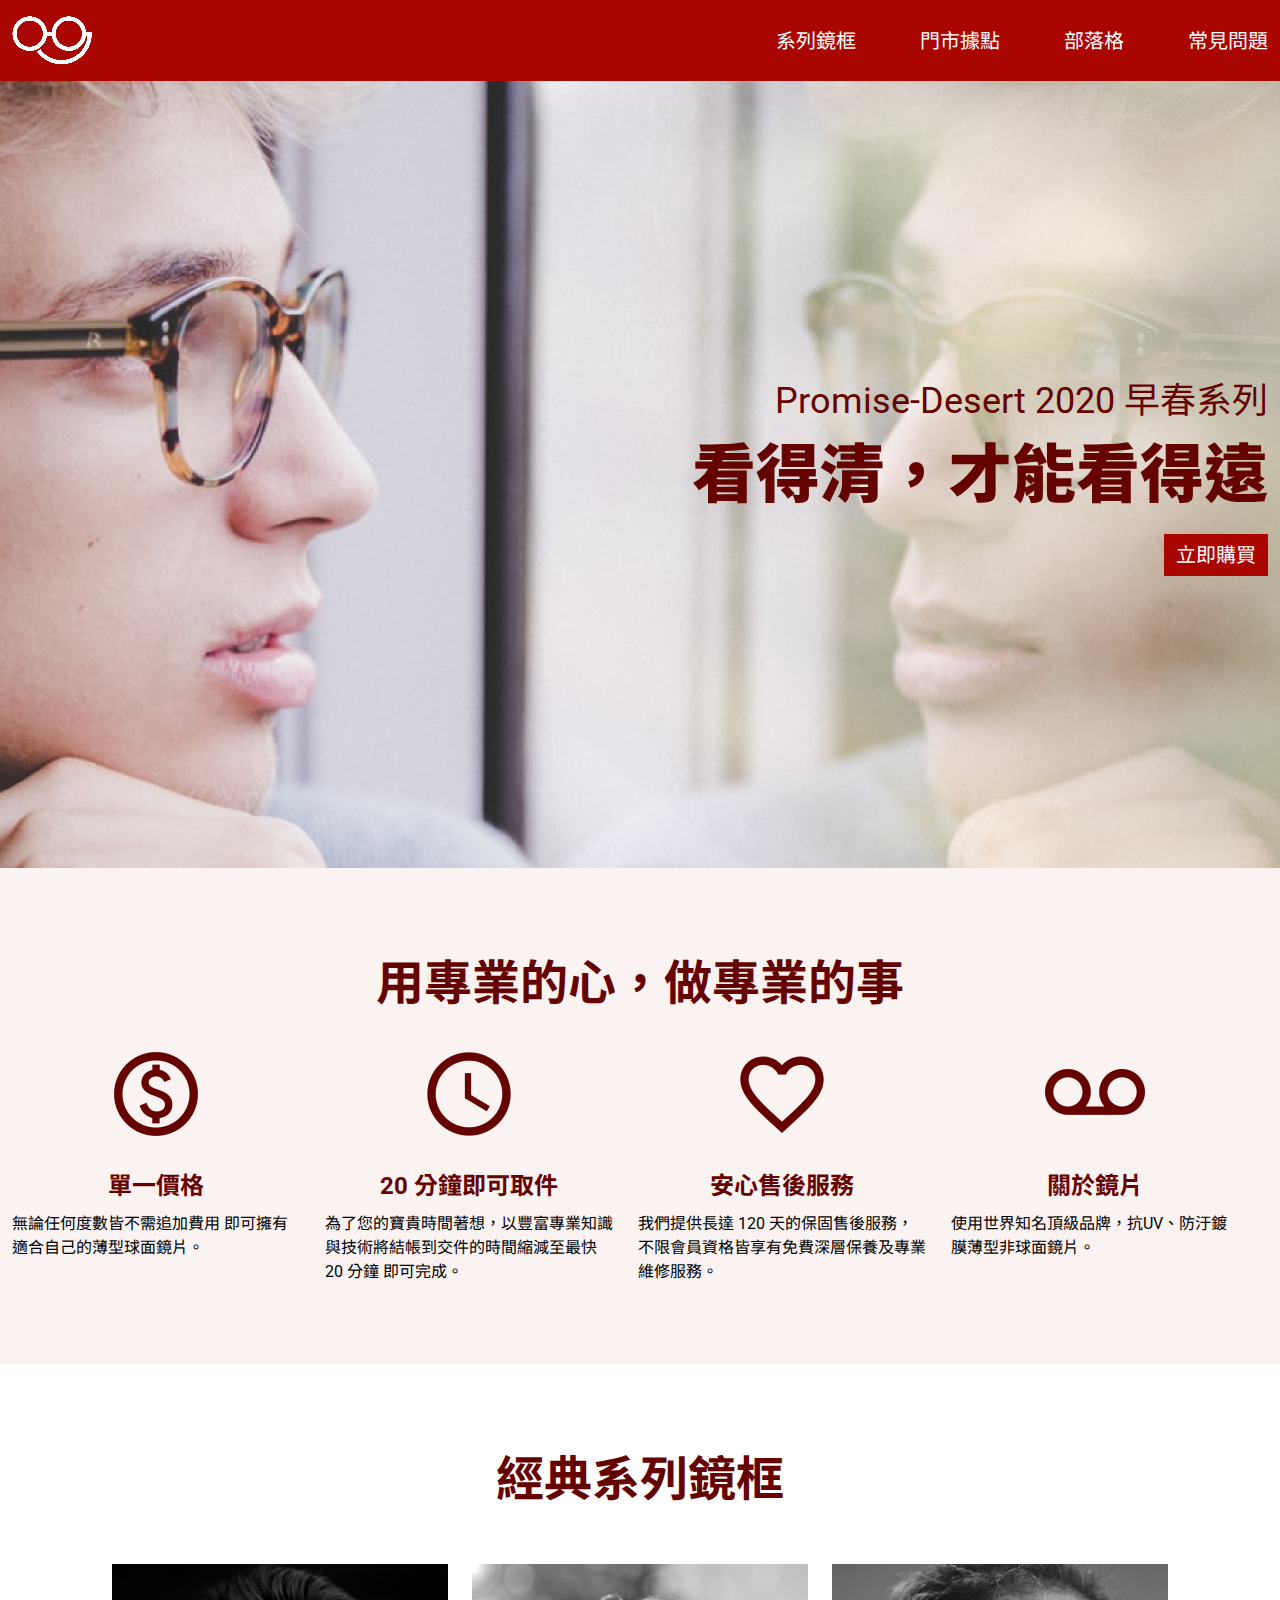
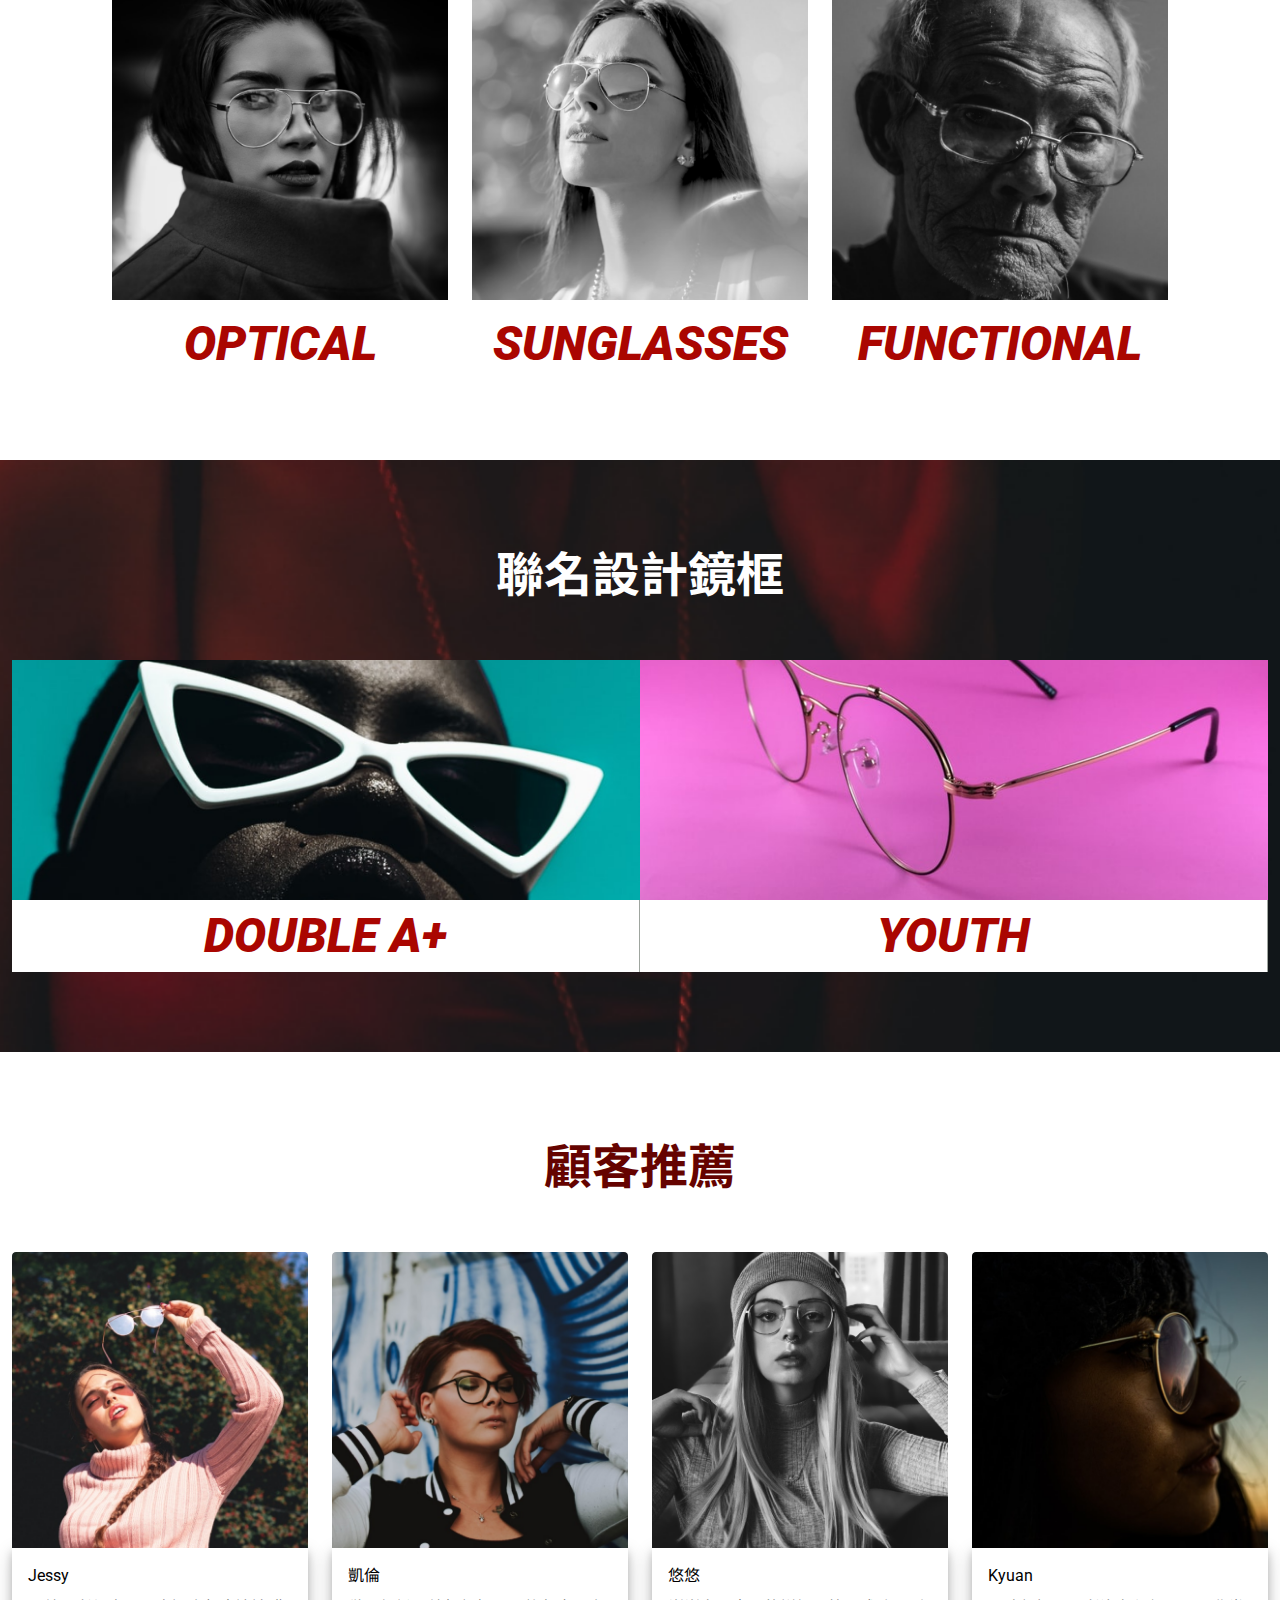
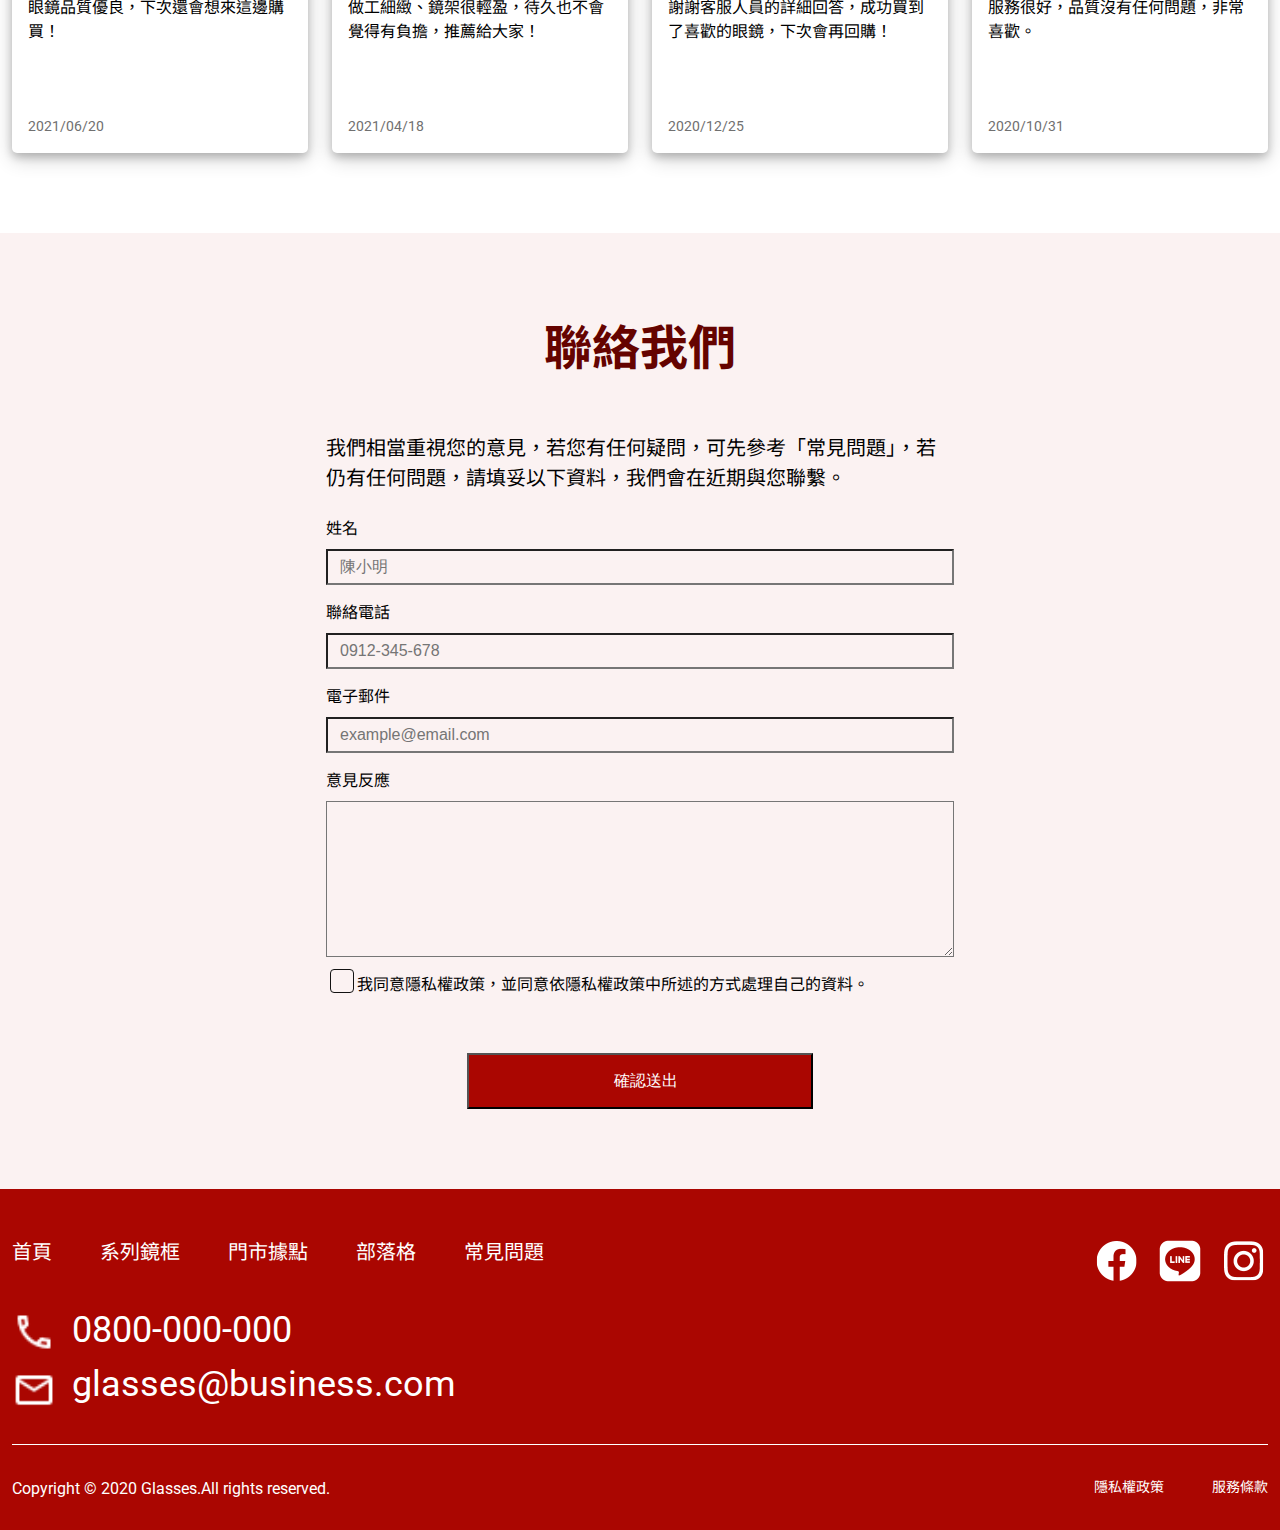
<file: index.html>
<!DOCTYPE html>
<html lang="en">

<head>
  <meta charset="UTF-8">
  <meta name="viewport" content="width=device-width, initial-scale=1.0">
  <meta http-equiv="X-UA-Compatible" content="ie=edge">
  <title>首頁</title>
  <link rel="stylesheet" href="./assets/style/all.css">
  <link href="https://fonts.googleapis.com/css2?family=Noto+Sans+TC:wght@400;500;700&family=Roboto:ital,wght@0,400;0,500;0,700;0,900;1,900&display=swap" rel="stylesheet">
 
</head>

<body>
  <header class="header">
    <div class="container ">
    <div class="header-menu space-between align-center">
    <h1 class="logo"><a href="index.html">公司logo</a></h1>         
     <ul class="menu d-f">
      <li><a href="product.html">系列鏡框</a></li>
      <li><a href="#">門市據點</a></li>
      <li><a href="#">部落格</a></li>
      <li><a href="#">常見問題</a></li>
     </ul>
     <ul class="menu-hamburger">
      <li><a href="#"><img src="./assets/images/漢堡menu_white_24dp.svg" alt="漢堡選單"></a></li>
     </ul>
    </div>
    </div>
  </header>

  <div class="mobile-hamburger text-center">
    <ul>
      <li><a href="index.html">首頁</a></li>
      <li><a href="product.html">系列鏡框</a></li>
      <li><a href="#">門市據點</a></li>
      <li><a href="#">部落格</a></li>
      <li><a href="#">常見問題</a></li>
      <li><a href="#">離開選單</a></li>
    </ul>
  </div>

  <header class="banner">
  <div class="container flex-column align-end justify-center">
   
    <h2>Promise-Desert 2020 早春系列</h2>
    <h4>看得清，才能看得遠</h4>
    <a class="banner-bottom" href="#">立即購買</a>
  </div>
  
</header>

<section class="special text-center">
  <div class="container ">
    <h3>用專業的心，做專業的事</h3>
    <ul class="special-card d-f flex-wrap">
      <li class="specaial-card-price">
        <img src="assets/images/home-section2-1.png" alt="price"><h5>單一價格</h5><p>無論任何度數皆不需追加費用 即可擁有適合自己的薄型球面鏡片。</p>
      </li>
      <li class="specaial-card-collect">
        <img src="assets/images/home-section2-2.png" alt="collect"><h5>20 分鐘即可取件</h5><p>為了您的寶貴時間著想，以豐富專業知識與技術將結帳到交件的時間縮減至最快 20 分鐘 即可完成。</p>
        
      </li>
      <li class="specaial-card-service">
        <img src="assets/images/home-section2-3.png" alt="service"><h5>安心售後服務</h5><p>我們提供長達 120 天的保固售後服務，不限會員資格皆享有免費深層保養及專業維修服務。</p>
      </li>
      <li class="specaial-card-lens">
        <img src="assets/images/home-sectioin2-4.png" alt="lens"><h5>關於鏡片</h5><p>使用世界知名頂級品牌，抗UV、防汙鍍膜薄型非球面鏡片。</p>
      </li>
    </ul>
  </div>
</section>

<section class="classic text-center">
  <div class="container">
    <h3>經典系列鏡框</h3>
    <ul class="classic-card d-f flex-wrap justify-center">
      <li><a href="product.html">
        <img src="assets/images/home-section3-1.png" alt="optical">
        <h5>OPTICAL</h5></a>
      </li>
      <li><a href="product.html">
        <img src="assets/images/home-section3-2.png" alt="SUNGLASSES">
        <h5>SUNGLASSES</h5></a>
      </li>
      <li><a href="product.html">
        <img src="assets/images/home-section3-3.png" alt="FUNCTIONAL">
        <h5>FUNCTIONAL</h5></a>
      </li>
    </ul>
  </div>
</section>

<section class="design text-center">
  <div class="container">
    <h3>聯名設計鏡框</h3>
    <ul class="design-content d-f flex-wrap justify-center">
      <li><div class="design-content-pic1"></div><h5>DOUBLE A+</h5></li>
      <li><div class="design-content-pic2"></div><h5>YOUTH</h5></li>
    </ul>
  </div>
</section>

<section class="recommend text-center">
  <div class="container">
    <h3>顧客推薦</h3>
    <ul class="recommend-content d-f flex-wrap">
      <li><img src="assets/images/home-section5-1.png" alt="good">
        <div class="recommend-word flex-column space-between">
          <div class="recommend-word-up">
           <h6>Jessy</h6><p>眼鏡品質優良，下次還會想來這邊購買！</p>
          </div>
          <span>2021/06/20</span>
        </div>
      </li>
      <li><img src="assets/images/home-section5-2.png" alt="good">
        <div class="recommend-word flex-column space-between">
          <div class="recommend-word-up">
            <h6>凱倫</h6><p>做工細緻、鏡架很輕盈，待久也不會覺得有負擔，推薦給大家！</p>
          </div>
          <span>2021/04/18</span>
        </div>
      </li>
      <li>
        <img src="assets/images/home-section5-3.png" alt="good">
        <div class="recommend-word flex-column space-between">
          <div class="recommend-word-up">
            <h6>悠悠</h6><p>謝謝客服人員的詳細回答，成功買到了喜歡的眼鏡，下次會再回購！</p>
          </div>
         <span>2020/12/25</span>
        </div>
      </li>
      <li><img src="assets/images/home-section5-4.png" alt="good">
        <div class="recommend-word flex-column space-between">
          <div class="recommend-word-up">
            <h6>Kyuan</h6><p>服務很好，品質沒有任何問題，非常喜歡。</p>
          </div>
          <span>2020/10/31</span>
        </div>
      </li>
    </ul>
  </div>
</section>

<section class="contact-us text-center">
  <div class="container">
    
    <h3>聯絡我們</h3>
  <div class="justify-center">
   <div class="contact-us-form">      
    <p>我們相當重視您的意見，若您有任何疑問，可先參考「常見問題」，若仍有任何問題，請填妥以下資料，我們會在近期與您聯繫。</p>
    
    <form class="contact-form-content" action="#">
      <fieldset class=" d-f flex-column">
        
       <label for="contact-name">姓名</label>
       <input type="text" name="姓名" id="contact-name" placeholder="陳小明">
      
      
       <label for="contact-tel">聯絡電話</label>
       <input type="tel" name="電話" id="contact-tel" placeholder="0912-345-678">
     
     
       <label for="contact-email">電子郵件</label>
       <input type="email" name="電子郵件" id="contact-email" placeholder="example@email.com">
      
      
       <label for="message">意見反應</label>
       <textarea name="意見反應" id="message" cols="30" rows="10"></textarea>
      
       <div class="checkbox align-center">
         <input type="checkbox"   name="勾選" id="agree">
         <label for="agree">我同意隱私權政策，並同意依隱私權政策中所述的方式處理自己的資料。</label>
      </div>
      <div class="text-center">
       <input type="submit" class="agree-bottom" value="確認送出">
      </div>
    </fieldset>
    </form>
   </div>
  </div>
  
  </div>

</section>

  <footer class="footer">
    <div class="container">
      <div class="footer-menu-all space-between" >     
      <div class="footer-menu">
        <ul class="footer-menu-list d-f">
         <li><a href ="index.html">首頁</a></li>
         <li><a href ="product.html">系列鏡框</a></li>
         <li><a href ="#">門市據點</a></li>
         <li><a href ="#">部落格</a></li>
         <li><a href ="#">常見問題</a></li>
       </ul>       
       <ul class="footer-contact">
        <li><img class="" src="./assets/images/call-outline-白色.png" alt="call"><a href="tel:+886-0800-000-000">0800-000-000</a></li>
        <li><img class=" mt8" src="./assets/images/email_white.png" alt="telephone"><a href="mailto:glasses@business.com">glasses@business.com</a></li>
       </ul>
      </div>
       <ul class="footer-icon d-f">
        <li><a href="#"><img src="./assets/images/ic-social-fb.png" alt="fb"></a></li>
        <li><a href="#"><img src="./assets/images/ic_social_line.png" alt="line"></a></li>
        <li><a href="#"><img src="./assets/images/ic_social_ig.png" alt="ig"></a></li>
       </ul>
      </div>
      
      <!--contact-->
      

    <div class="footer-detail space-between">
       <ul class="copyright">
        <li>Copyright © 2020 Glasses.All rights reserved.</li>
       </ul>
       <ul class="footer-detail-list d-f">
        <li><a href="#">隱私權政策</a></li>
        <li><a href="#">服務條款</a></li>
       </ul>
      </div>
    </div>
  </footer>
  <script src="./assets/js/vendors.js"></script>
  <script src="./assets/js/all.js"></script>
</body>

</html>
</file>
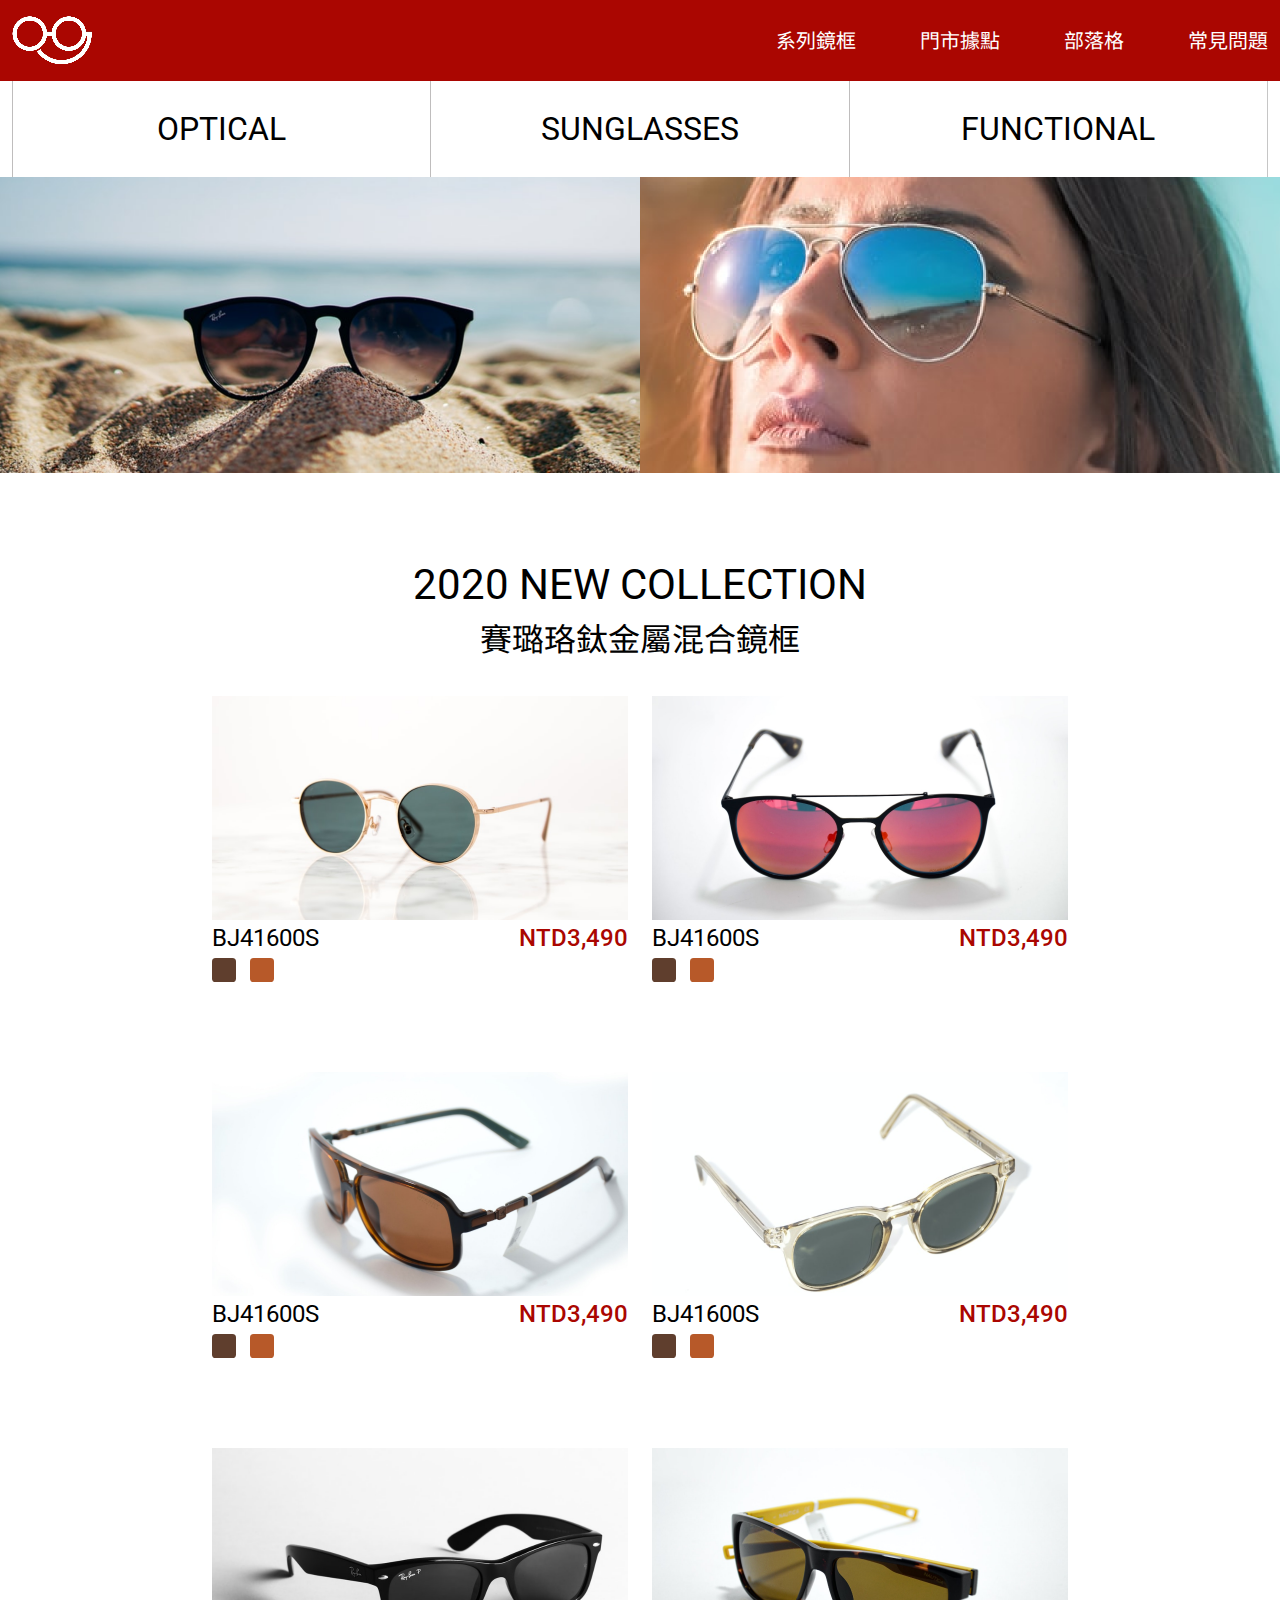
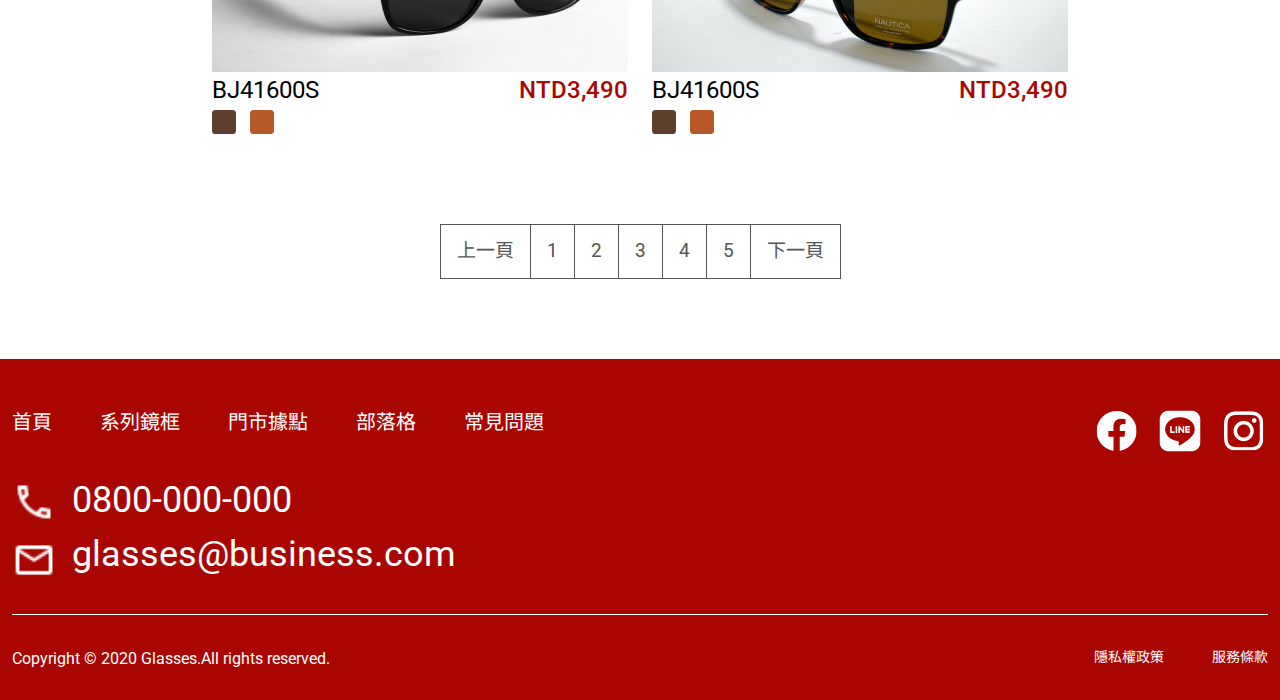
<file: product.html>
<!DOCTYPE html>
<html lang="en">

<head>
  <meta charset="UTF-8">
  <meta name="viewport" content="width=device-width, initial-scale=1.0">
  <meta http-equiv="X-UA-Compatible" content="ie=edge">
  <title>product</title>
  <link rel="stylesheet" href="./assets/style/all.css">
  <link href="https://fonts.googleapis.com/css2?family=Noto+Sans+TC:wght@400;500;700&family=Roboto:ital,wght@0,400;0,500;0,700;0,900;1,900&display=swap" rel="stylesheet">
 
</head>

<body>
  <header class="header">
    <div class="container ">
    <div class="header-menu space-between align-center">
    <h1 class="logo"><a href="index.html">公司logo</a></h1>         
     <ul class="menu d-f">
      <li><a href="product.html">系列鏡框</a></li>
      <li><a href="#">門市據點</a></li>
      <li><a href="#">部落格</a></li>
      <li><a href="#">常見問題</a></li>
     </ul>
     <ul class="menu-hamburger">
      <li><a href="#"><img src="./assets/images/漢堡menu_white_24dp.svg" alt="漢堡選單"></a></li>
     </ul>
    </div>
    </div>
  </header>

  <div class="mobile-hamburger text-center">
    <ul>
      <li><a href="index.html">首頁</a></li>
      <li><a href="product.html">系列鏡框</a></li>
      <li><a href="#">門市據點</a></li>
      <li><a href="#">部落格</a></li>
      <li><a href="#">常見問題</a></li>
      <li><a href="#">離開選單</a></li>
    </ul>
  </div>

  <nav class="product-banner">  
    <ul class="product-menu d-f space-around">
      <li><a href="#">OPTICAL</a></li>
      <li><a href="#">SUNGLASSES</a></li>
      <li><a href="#">FUNCTIONAL</a></li>
    </ul>
  </div>
</nav>
<section class="product-picture">
<ul class="product-picture-content d-f">
  <li></li>
  <li></li>
</ul>
</section>

<!-- 內容 -->

<section class="new-collection text-center">
  <div class="container">
    <h2>2020 NEW COLLECTION</h2>
    <h3>賽璐珞鈦金屬混合鏡框</h3>
    
      <ul class="new-collection-list d-f flex-wrap justify-center">
        <li class="new-collection-list-all">
          <img src="assets/images/product-7.png" alt="glasses-7">
          <div class="new-collection-list-modal d-f space-between">
            <h4>BJ41600S</h4>
            <p><span>NTD3,490</span></p>
          </div>
          <ul class="new-collection-list-color text-left">
            <li></li>
            <li></li>
          </ul>
        </li>

        <li class="new-collection-list-all">
          <img src="assets/images/product-8.png" alt="glasses-8">
          <div class="new-collection-list-modal d-f space-between">
            <h4>BJ41600S</h4>
            <p><span>NTD3,490</span></p>
          </div>
          <ul class="new-collection-list-color text-left">
            <li></li>
            <li></li>
          </ul>        
        </li>

        <li class="new-collection-list-all">
          <img src="assets/images/product-9.png" alt="glasses-9">
          <div class="new-collection-list-modal d-f space-between">
            <h4>BJ41600S</h4>
            <p><span>NTD3,490</span></p>
          </div>
          <ul class="new-collection-list-color text-left">
            <li></li>
            <li></li>
          </ul>
        </li>

        <li class="new-collection-list-all">
          <img src="assets/images/product-10.png" alt="glasses-10">
          <div class="new-collection-list-modal d-f space-between">
            <h4>BJ41600S</h4>
            <p><span>NTD3,490</span></p>
          </div>
          <ul class="new-collection-list-color text-left">
            <li></li>
            <li></li>
          </ul>
        </li>

        <li class="new-collection-list-all">
          <img src="assets/images/product-11.png" alt="glasses-11">
          <div class="new-collection-list-modal d-f space-between">
            <h4>BJ41600S</h4>
            <p><span>NTD3,490</span></p>
          </div>
          <ul class="new-collection-list-color text-left">
            <li></li>
            <li></li>
          </ul>
        </li>

        <li class="new-collection-list-all">
          <img src="assets/images/product-12.png" alt="glasses-12">
          <div class="new-collection-list-modal d-f space-between">
            <h4>BJ41600S</h4>
            <p><span>NTD3,490</span></p>
          </div>
          <ul class="new-collection-list-color text-left">
            <li></li>
            <li></li>
          </ul>
        </li>
      </ul>

      <ul class="pagination d-f justify-center">
       <li class="pagination-item"><a href="">上一頁</a></li>
       <li class="pagination-item"><a href="">1</a></li>
       <li class="pagination-item"><a href="">2</a></li>
       <li class="pagination-item"><a href="">3</a></li>
       <li class="pagination-item"><a href="">4</a></li>
       <li class="pagination-item"><a href="">5</a></li>
       <li class="pagination-item-br"><a href="">下一頁</a></li>
      </ul>

  </div>
</section>





  <footer class="footer">
    <div class="container">
      <div class="footer-menu-all space-between" >     
      <div class="footer-menu">
        <ul class="footer-menu-list d-f">
         <li><a href ="index.html">首頁</a></li>
         <li><a href ="product.html">系列鏡框</a></li>
         <li><a href ="#">門市據點</a></li>
         <li><a href ="#">部落格</a></li>
         <li><a href ="#">常見問題</a></li>
       </ul>       
       <ul class="footer-contact">
        <li><img class="" src="./assets/images/call-outline-白色.png" alt="call"><a href="tel:+886-0800-000-000">0800-000-000</a></li>
        <li><img class=" mt8" src="./assets/images/email_white.png" alt="telephone"><a href="mailto:glasses@business.com">glasses@business.com</a></li>
       </ul>
      </div>
       <ul class="footer-icon d-f">
        <li><a href="#"><img src="./assets/images/ic-social-fb.png" alt="fb"></a></li>
        <li><a href="#"><img src="./assets/images/ic_social_line.png" alt="line"></a></li>
        <li><a href="#"><img src="./assets/images/ic_social_ig.png" alt="ig"></a></li>
       </ul>
      </div>
      
      <!--contact-->
      

    <div class="footer-detail space-between">
       <ul class="copyright">
        <li>Copyright © 2020 Glasses.All rights reserved.</li>
       </ul>
       <ul class="footer-detail-list d-f">
        <li><a href="#">隱私權政策</a></li>
        <li><a href="#">服務條款</a></li>
       </ul>
      </div>
    </div>
  </footer>
  <script src="./assets/js/vendors.js"></script>
  <script src="./assets/js/all.js"></script>
</body>

</html>
</file>
<file: assets/style/all.css>
/* [http://meyerweb.com/eric/tools/css/reset/](http://meyerweb.com/eric/tools/css/reset/)
v2.0 | 20110126
License: none (public domain)
*/
html, body, div, span, applet, object, iframe,
h1, h2, h3, h4, h5, h6, p, blockquote, pre,
a, abbr, acronym, address, big, cite, code,
del, dfn, em, img, ins, kbd, q, s, samp,
small, strike, strong, sub, sup, tt, var,
b, u, i, center,
dl, dt, dd, ol, ul, li,
fieldset, form, label, legend,
table, caption, tbody, tfoot, thead, tr, th, td,
article, aside, canvas, details, embed,
figure, figcaption, footer, header, hgroup,
menu, nav, output, ruby, section, summary,
time, mark, audio, video {
  margin: 0;
  padding: 0;
  border: 0;
  font-size: 100%;
  font: inherit;
  vertical-align: baseline; }

/* HTML5 display-role reset for older browsers */
article, aside, details, figcaption, figure,
footer, header, hgroup, menu, nav, section {
  display: block; }

body {
  line-height: 1; }

ol, ul {
  list-style: none; }

blockquote, q {
  quotes: none; }

blockquote:before, blockquote:after,
q:before, q:after {
  content: '';
  content: none; }

table {
  border-collapse: collapse;
  border-spacing: 0; }

*,
*::before,
*::after {
  -webkit-box-sizing: border-box;
          box-sizing: border-box; }

img {
  max-width: 100%;
  height: auto;
  vertical-align: middle; }

body {
  font-family: "Roboto", sans-serif, "Noto Sans TC", sans-serif, -apple-system, BlinkMacSystemFont, "Segoe UI", "Noto Sans TC", "Microsoft JhengHei", Roboto, "Helvetica Neue", Arial, sans-serif; }

.container {
  max-width: 1320px;
  margin: 0 auto;
  padding: 0 12px; }
  @media (max-width: 720px) {
    .container {
      max-width: 720px; } }
  @media (max-width: 374px) {
    .container {
      max-width: 374px; } }

a {
  text-decoration: none; }

h3 {
  font-size: 48px;
  line-height: 1.5;
  color: #650300;
  font-weight: 700; }
  @media (max-width: 720px) {
    h3 {
      font-size: 24px; } }

.text-center {
  text-align: center; }

.text-left {
  text-align: left; }

.d-f {
  display: -webkit-box;
  display: -ms-flexbox;
  display: flex; }

.flex-column {
  -webkit-box-orient: vertical;
  -webkit-box-direction: normal;
      -ms-flex-direction: column;
          flex-direction: column; }

.flex-wrap {
  -ms-flex-wrap: wrap;
      flex-wrap: wrap; }

.space-between {
  display: -webkit-box;
  display: -ms-flexbox;
  display: flex;
  -webkit-box-pack: justify;
      -ms-flex-pack: justify;
          justify-content: space-between; }

.space-around {
  display: -webkit-box;
  display: -ms-flexbox;
  display: flex;
  -ms-flex-pack: distribute;
      justify-content: space-around; }

.space-evenly {
  display: -webkit-box;
  display: -ms-flexbox;
  display: flex;
  -webkit-box-pack: space-evenly;
      -ms-flex-pack: space-evenly;
          justify-content: space-evenly; }

.justify-center {
  display: -webkit-box;
  display: -ms-flexbox;
  display: flex;
  -webkit-box-pack: center;
      -ms-flex-pack: center;
          justify-content: center; }

.justify-end {
  display: -webkit-box;
  display: -ms-flexbox;
  display: flex;
  -webkit-box-pack: end;
      -ms-flex-pack: end;
          justify-content: flex-end; }

.align-center {
  display: -webkit-box;
  display: -ms-flexbox;
  display: flex;
  -webkit-box-align: center;
      -ms-flex-align: center;
          align-items: center; }

.align-end {
  display: -webkit-box;
  display: -ms-flexbox;
  display: flex;
  -webkit-box-align: end;
      -ms-flex-align: end;
          align-items: flex-end; }

.pt72 {
  padding-top: 72px; }

.pb32 {
  padding-bottom: 32px; }

.mt8 {
  margin-top: 8px; }

.mt32 {
  margin-top: 32px; }

.mt36 {
  margin-top: 36px; }

.mt48 {
  margin-top: 48px; }

.mt72 {
  margin-top: 72px; }

.mr16 {
  margin-right: 16px; }

.mt16 {
  margin-top: 16px; }

.mb32 {
  margin-bottom: 32px; }

header {
  background-color: #AA0601; }
  header .header-menu {
    padding: 16px 0px; }
  header .menu {
    font-size: 20px;
    line-height: 1.5;
    -webkit-column-gap: 64px;
       -moz-column-gap: 64px;
            column-gap: 64px; }
    @media (max-width: 720px) {
      header .menu {
        display: none; } }
  header .menu a {
    color: white; }
    header .menu a:hover {
      color: #650300; }
  header .menu-hamburger {
    display: none;
    width: 30px;
    height: 20px; }
    @media (max-width: 720px) {
      header .menu-hamburger {
        display: block; } }

.mobile-hamburger {
  display: none;
  background-color: #AA0601;
  font-size: 20px; }
  .mobile-hamburger.active {
    display: block; }
  .mobile-hamburger li {
    border: 1px solid #fcfbfb; }
  .mobile-hamburger li:not(:last-child) {
    border-bottom: none; }
  .mobile-hamburger a {
    display: block;
    color: white;
    padding: 20px 80px; }

.logo a {
  background: url(../images/logo-new.png) no-repeat;
  display: block;
  text-indent: 101%;
  overflow: hidden;
  white-space: nowrap;
  width: 80px;
  height: 49px; }

footer {
  background-color: #AA0601;
  color: white; }
  footer .footer-menu-all {
    font-size: 20px;
    line-height: 1.5;
    color: white;
    padding-top: 48px;
    border-bottom: 1px solid white; }
    footer .footer-menu-all a {
      color: white; }
      footer .footer-menu-all a:hover {
        color: #650300; }
    @media (max-width: 767px) {
      footer .footer-menu-all {
        padding-top: 24px; } }

.footer-menu-list {
  -webkit-column-gap: 48px;
     -moz-column-gap: 48px;
          column-gap: 48px;
  margin-bottom: 36px; }
  @media (max-width: 767px) {
    .footer-menu-list {
      display: none; } }

.footer-menu-list a {
  color: white; }
  .footer-menu-list a:hover {
    color: #650300; }

.footer-icon {
  -webkit-column-gap: 16px;
     -moz-column-gap: 16px;
          column-gap: 16px; }
  @media (max-width: 720px) {
    .footer-icon {
      -webkit-column-gap: 8px;
         -moz-column-gap: 8px;
              column-gap: 8px; } }

.footer-icon img {
  width: 48px;
  height: 48px; }
  @media (max-width: 720px) {
    .footer-icon img {
      width: 24px;
      height: 24px; } }

.footer-contact {
  margin-bottom: 32px;
  font-size: 36px;
  line-height: 1.5; }
  @media (max-width: 720px) {
    .footer-contact {
      font-size: 16px;
      margin-bottom: 24px;
      margin-top: 0; } }

.footer-contact img {
  margin-right: 16px;
  width: 44px;
  height: 44px; }
  @media (max-width: 720px) {
    .footer-contact img {
      margin-right: 8px;
      width: 24px;
      height: 24px; } }

.footer-detail {
  margin-top: 32px;
  font-size: 16px;
  line-height: 1.5; }
  @media (max-width: 720px) {
    .footer-detail {
      margin-top: 24px;
      -webkit-box-orient: vertical;
      -webkit-box-direction: normal;
          -ms-flex-direction: column;
              flex-direction: column; } }

.footer-detail-list {
  font-size: 14px;
  line-height: 1.5;
  -webkit-column-gap: 48px;
     -moz-column-gap: 48px;
          column-gap: 48px;
  padding-bottom: 32px; }
  .footer-detail-list a {
    color: white; }
    .footer-detail-list a:hover {
      color: #650300; }
  @media (max-width: 720px) {
    .footer-detail-list {
      padding-bottom: 24px;
      font-size: 16px;
      -webkit-box-orient: vertical;
      -webkit-box-direction: normal;
          -ms-flex-direction: column;
              flex-direction: column;
      -webkit-column-gap: 0px;
         -moz-column-gap: 0px;
              column-gap: 0px; }
      .footer-detail-list li {
        margin-top: 8px; } }

.banner {
  background: url(../images/home-header.png);
  background-repeat: no-repeat;
  background-position: center center;
  background-size: cover;
  height: 787px;
  color: #650300; }
  .banner .container {
    height: 100%; }
  @media (max-width: 720px) {
    .banner {
      padding: 0px 24px;
      background: url(../images/home-header-sm.png);
      background-repeat: no-repeat;
      background-position: center center;
      background-size: cover; } }
  @media (max-width: 374px) {
    .banner {
      padding: 0 14px;
      height: 396px; } }
  .banner h2 {
    font-size: 36px;
    line-height: 1.5; }
    @media (max-width: 720px) {
      .banner h2 {
        font-size: 16px; } }
  .banner h4 {
    font-size: 64px;
    line-height: 1.5;
    font-weight: 900; }
    @media (max-width: 720px) {
      .banner h4 {
        font-size: 24px; } }
  .banner .banner-bottom {
    margin-top: 10px;
    background: #AA0601;
    color: white;
    padding: 6px 12px;
    font-size: 20px;
    line-height: 1.5; }
    .banner .banner-bottom:hover {
      background-color: white;
      color: #AA0601; }
    @media (max-width: 374px) {
      .banner .banner-bottom {
        margin-top: 8px; } }

.special {
  padding-top: 80px;
  padding-bottom: 80px;
  background-color: #FBF2F2; }
  @media (max-width: 720px) {
    .special {
      padding-top: 40px;
      padding-bottom: 40px; } }
  .special h5 {
    font-size: 24px;
    line-height: 1.5;
    color: #650300;
    font-weight: 700;
    margin-top: 24px; }
  .special p {
    font-size: 16px;
    line-height: 1.5;
    text-align: left;
    margin-top: 8px; }
  .special .special-card {
    margin-top: 24px;
    -webkit-column-gap: 24px;
       -moz-column-gap: 24px;
            column-gap: 24px; }
    @media (max-width: 925px) {
      .special .special-card {
        row-gap: 36px; } }
    @media (max-width: 720px) {
      .special .special-card {
        margin-top: 32px; } }
    .special .special-card img {
      width: 100px;
      height: 100px; }
  .special .special-card li {
    width: 23%; }
    @media (max-width: 925px) {
      .special .special-card li {
        width: 48%; } }
    @media (max-width: 625px) {
      .special .special-card li {
        width: 100%; } }

.classic {
  padding-top: 80px;
  padding-bottom: 80px; }
  @media (max-width: 720px) {
    .classic {
      padding-top: 40px;
      padding-bottom: 40px; } }
  .classic .classic-card {
    margin-top: 48px;
    -webkit-column-gap: 24px;
       -moz-column-gap: 24px;
            column-gap: 24px; }
    @media (max-width: 1080px) {
      .classic .classic-card {
        row-gap: 24px; } }
    @media (max-width: 1080px) {
      .classic .classic-card li {
        width: 100%; } }
    .classic .classic-card a:hover {
      opacity: 0.5; }
      .classic .classic-card a:hover h5 {
        -webkit-transform: scale(1.03);
            -ms-transform: scale(1.03);
                transform: scale(1.03);
        -webkit-transition: 0.5s;
        -o-transition: 0.5s;
        transition: 0.5s; }
      .classic .classic-card a:hover img {
        -webkit-transform: scale(1.03);
            -ms-transform: scale(1.03);
                transform: scale(1.03);
        -webkit-transition: 0.5s;
        -o-transition: 0.5s;
        transition: 0.5s; }
    .classic .classic-card img {
      width: 416px;
      height: 416px; }
      @media (max-width: 1320px) {
        .classic .classic-card img {
          width: 336px;
          height: 336px; } }
      @media (max-width: 720px) {
        .classic .classic-card img {
          width: 348px;
          height: 348px; } }
    .classic .classic-card h5 {
      margin-top: 8px;
      color: #AA0601;
      font-size: 48px;
      line-height: 1.5;
      font-style: italic;
      font-weight: 900; }

.design {
  background: url(../images/index-bg-md.png);
  background-repeat: no-repeat;
  background-position: center center;
  background-size: cover;
  padding-top: 80px;
  padding-bottom: 80px; }
  @media (max-width: 720px) {
    .design {
      padding-top: 40px;
      padding-bottom: 40px; } }
  .design .design-content {
    margin-top: 48px; }
    .design .design-content li {
      width: 50%; }
      @media (max-width: 720px) {
        .design .design-content li {
          width: 100%; } }
    .design .design-content-pic1 {
      background: url(../images/home-section4-1-sm.png);
      height: 240px;
      background-repeat: no-repeat;
      background-position: center center;
      background-size: cover; }
    .design .design-content-pic2 {
      background: url(../images/home-section4-2.png);
      height: 240px;
      background-repeat: no-repeat;
      background-position: center center;
      background-size: cover; }
    @media (max-width: 1300px) {
      .design .design-content {
        row-gap: 24px; } }
  .design img {
    width: 648px;
    height: 240px; }
    @media (max-width: 1300px) {
      .design img {
        width: 696px; } }
  @media (max-width: 1300px) and (max-width: 720px) {
    .design img {
      width: 348px; } }
  .design h3 {
    color: white; }
  .design h5 {
    color: #AA0601;
    font-size: 48px;
    line-height: 1.5;
    font-style: italic;
    font-weight: 900;
    background-color: white; }
  .design :first-child h5 {
    border-right: 1px solid #9fa59f; }

.recommend {
  padding-top: 80px;
  padding-bottom: 80px; }
  @media (max-width: 720px) {
    .recommend {
      padding-top: 40px;
      padding-bottom: 40px; } }
  .recommend .recommend-content {
    -webkit-column-gap: 24px;
       -moz-column-gap: 24px;
            column-gap: 24px;
    margin-top: 48px;
    row-gap: 24px; }
    @media (max-width: 720px) {
      .recommend .recommend-content {
        row-gap: 16px;
        -webkit-column-gap: 24px;
           -moz-column-gap: 24px;
                column-gap: 24px; } }
    .recommend .recommend-content li {
      width: calc((100% - 72px)/ 4); }
      @media (max-width: 992px) {
        .recommend .recommend-content li {
          width: calc((100% - 24px)/2); } }
      @media (max-width: 720px) {
        .recommend .recommend-content li {
          width: 100%; } }
  .recommend .recommend-word {
    padding: 16px;
    font-size: 16px;
    line-height: 1.5;
    text-align: left;
    height: 205px;
    -webkit-box-shadow: 0 4px 8px 0 rgba(0, 0, 0, 0.2), 0 6px 20px 0 rgba(0, 0, 0, 0.19);
            box-shadow: 0 4px 8px 0 rgba(0, 0, 0, 0.2), 0 6px 20px 0 rgba(0, 0, 0, 0.19);
    border-radius: 0 0 5px 5px; }
    .recommend .recommend-word p {
      margin-top: 8px; }
  .recommend span {
    font-size: 14px;
    line-height: 1.5;
    color: #707070; }

.contact-us {
  padding-top: 80px;
  padding-bottom: 80px;
  background-color: #FBF2F2; }
  @media (max-width: 720px) {
    .contact-us {
      padding-top: 40px;
      padding-bottom: 40px; } }
  .contact-us .contact-us-form {
    width: 50%;
    text-align: left; }
    @media (max-width: 992px) {
      .contact-us .contact-us-form {
        width: 75%; } }
    @media (max-width: 720px) {
      .contact-us .contact-us-form {
        width: 100%; } }
    .contact-us .contact-us-form p {
      font-size: 20px;
      line-height: 1.5;
      padding-top: 48px; }
  .contact-us .contact-form-content {
    font-size: 16px;
    line-height: 1.5;
    margin-top: 8px; }
    .contact-us .contact-form-content label {
      margin-top: 16px;
      margin-bottom: 8px; }
    .contact-us .contact-form-content input {
      font-size: 16px;
      line-height: 1.5;
      height: 36px;
      background-color: transparent;
      padding: 6px 0px 6px 12px;
      width: 100%; }
    .contact-us .contact-form-content textarea {
      background-color: transparent;
      width: 100%; }
    .contact-us .contact-form-content input[type="checkbox"] {
      position: relative;
      width: 24px;
      height: 24px;
      border: 1px solid #121212;
      border-radius: 4px;
      cursor: pointer;
      -webkit-appearance: none;
         -moz-appearance: none;
              appearance: none; }
      .contact-us .contact-form-content input[type="checkbox"]::before {
        position: absolute;
        content: '';
        display: block;
        border-style: solid;
        border-color: #121212;
        border-width: 0 2px 2px 0;
        -webkit-transform: rotate(45deg);
            -ms-transform: rotate(45deg);
                transform: rotate(45deg);
        top: 4px;
        left: 6px;
        width: 6px;
        height: 12px;
        opacity: 0; }
      .contact-us .contact-form-content input[type="checkbox"]:checked {
        background: transparent;
        color: white;
        border-color: #121212; }
        .contact-us .contact-form-content input[type="checkbox"]:checked::before {
          opacity: 1; }
    .contact-us .contact-form-content .agree-bottom {
      margin-top: 48px;
      font-size: 16px;
      line-height: 1.5;
      background-color: #AA0601;
      color: white;
      width: 55%;
      height: 56px; }
      .contact-us .contact-form-content .agree-bottom:hover {
        opacity: 0.8; }
      @media (max-width: 720px) {
        .contact-us .contact-form-content .agree-bottom {
          width: 100%; } }

.product-banner {
  max-width: 1320px;
  margin: 0 auto;
  padding: 0 12px; }
  @media (max-width: 720px) {
    .product-banner {
      padding: 0px; } }

.product-menu {
  text-align: center;
  font-size: 32px;
  line-height: 1.5; }
  @media (max-width: 720px) {
    .product-menu {
      font-size: 16px; } }
  .product-menu li {
    display: block;
    width: 100%;
    border-left: 1px solid #bfbdbd; }
    .product-menu li:nth-child(3) {
      border-right: 1px solid #c6c6c6; }
    .product-menu li:hover {
      border-bottom: 8px solid #AA0601; }
  .product-menu a {
    color: black;
    display: block;
    padding: 24px 0px; }

.product-picture-content li {
  width: 100%;
  height: 296px; }
  .product-picture-content li:first-child {
    background: url(../images/product-header-3.png) center center;
    background-repeat: no-repeat;
    background-size: cover; }
  .product-picture-content li:last-child {
    background: url(../images/product-header-4.png) center center;
    background-repeat: no-repeat;
    background-size: cover; }
  @media (max-width: 720px) {
    .product-picture-content li:first-child {
      background: url(../images/product-header-sm-3.png) center center;
      background-repeat: no-repeat;
      background-size: cover; }
    .product-picture-content li:last-child {
      background: url(../images/product-header-sm-4.png) center center;
      background-repeat: no-repeat;
      background-size: cover; } }

.new-collection {
  padding-top: 80px; }
  @media (max-width: 720px) {
    .new-collection {
      padding-top: 40px; } }
  .new-collection h2 {
    font-size: 42px;
    line-height: 1.5; }
    @media (max-width: 720px) {
      .new-collection h2 {
        font-size: 24px; } }
  .new-collection h3 {
    font-size: 32px;
    line-height: 1.5;
    color: black;
    font-weight: 400; }
    @media (max-width: 720px) {
      .new-collection h3 {
        font-size: 24px; } }
  .new-collection .new-collection-list {
    margin-top: 32px;
    -webkit-column-gap: 24px;
       -moz-column-gap: 24px;
            column-gap: 24px;
    row-gap: 80px;
    margin-bottom: 80px;
    font-size: 24px;
    line-height: 1.5; }
    @media (max-width: 720px) {
      .new-collection .new-collection-list {
        margin-top: 24px;
        row-gap: 40px; }
        .new-collection .new-collection-list .new-collection-list-all {
          max-width: 100%; } }
  @media (max-width: 720px) and (max-width: 374px) {
    .new-collection .new-collection-list {
      row-gap: 24px;
      margin-bottom: 64px; } }
    .new-collection .new-collection-list img {
      width: 416px;
      height: 224px; }
      @media (max-width: 880px) {
        .new-collection .new-collection-list img {
          width: 336px; } }
      @media (max-width: 720px) {
        .new-collection .new-collection-list img {
          width: 348px; } }
    .new-collection .new-collection-list span {
      color: #AA0601;
      font-weight: 500; }
  .new-collection .new-collection-list-color li:first-child {
    content: "";
    display: inline-block;
    background-color: #5F3E2D;
    height: 24px;
    width: 24px;
    margin-right: 8px;
    border-radius: 15%; }
  .new-collection .new-collection-list-color li:last-child {
    content: "";
    display: inline-block;
    background-color: #B75929;
    height: 24px;
    width: 24px;
    border-radius: 15%; }

.pagination {
  font-size: 19px;
  line-height: 1.5;
  margin-bottom: 80px; }
  @media (max-width: 720px) {
    .pagination {
      font-size: 16px;
      margin-bottom: 64px; } }
  .pagination .pagination-item {
    border-top: 1px solid #555555;
    border-left: 1px solid #555555;
    border-bottom: 1px solid #555555; }
    .pagination .pagination-item a {
      display: inline-block;
      color: #555555;
      padding: 12px 16px; }
      @media (max-width: 720px) {
        .pagination .pagination-item a {
          padding: 12px; } }
    .pagination .pagination-item :hover {
      background-color: #000000;
      color: #e5e5e5; }
  .pagination .pagination-item-br {
    border: 1px solid #555555; }
    .pagination .pagination-item-br a {
      display: inline-block;
      color: #555555;
      padding: 12px 16px; }
      @media (max-width: 720px) {
        .pagination .pagination-item-br a {
          padding: 12px; } }
    .pagination .pagination-item-br :hover {
      background-color: #000000;
      color: #e5e5e5; }

/*# sourceMappingURL=all.css.map */
</file>
